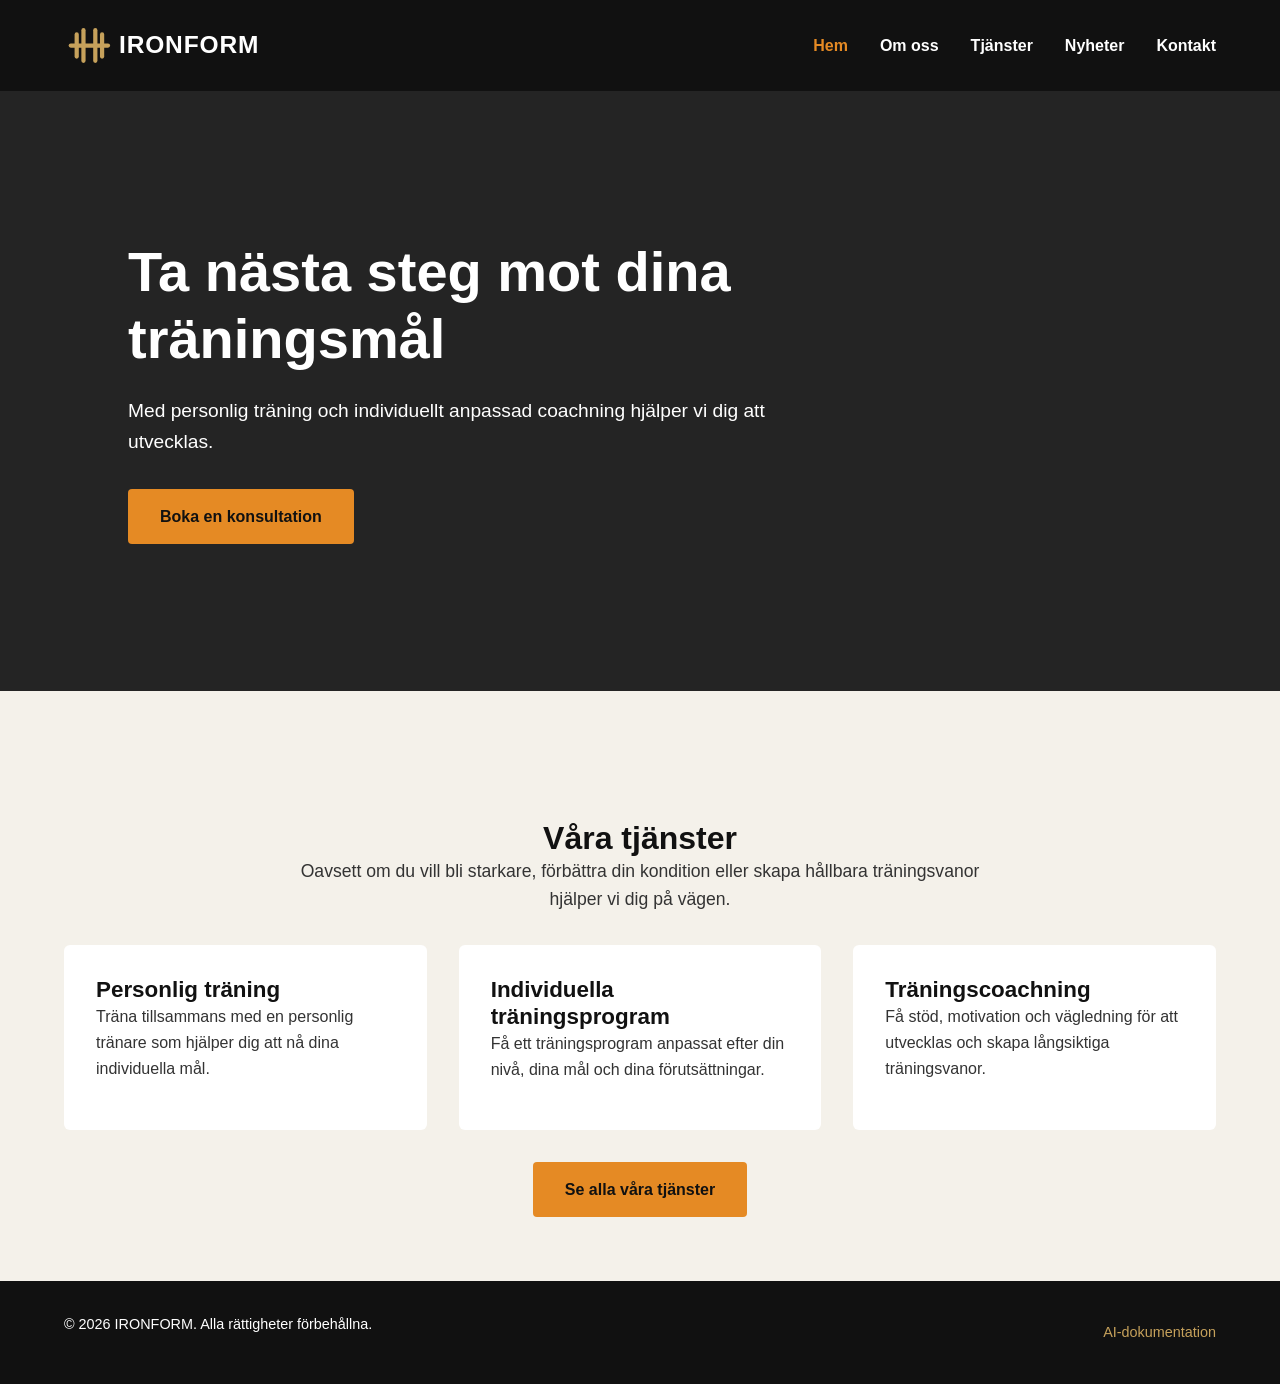
<file: index.html>
<!DOCTYPE html>
<html lang="sv">

<head>
    <meta charset="UTF-8">
    <meta name="viewport" content="width=device-width, initial-scale=1.0">

    <meta name="description"
        content="IRONFORM erbjuder personlig träning och individuell träningscoachning för dig som vill nå dina träningsmål.">

    <title>IRONFORM | Personlig träning</title>

    <link rel="icon" href="assets/icons/favicon.svg" type="image/svg+xml">
    <link rel="stylesheet" href="assets/css/style.css">

    <script src="assets/js/main.js" defer></script>
</head>

<body>

    <header class="site-header">

        <a href="index.html" class="site-logo">
            <img src="assets/icons/logo.svg" alt="IRONFORM – Startsida">
        </a>

        <nav class="main-navigation" aria-label="Huvudnavigation">

            <button class="menu-toggle" type="button" aria-expanded="false" aria-controls="primary-menu"
                aria-label="Öppna menyn">
                <span></span>
                <span></span>
                <span></span>
            </button>

            <ul id="primary-menu">
                <li><a href="index.html" aria-current="page">Hem</a></li>
                <li><a href="about.html">Om oss</a></li>
                <li><a href="services.html">Tjänster</a></li>
                <li><a href="news.html">Nyheter</a></li>
                <li><a href="contact.html">Kontakt</a></li>
            </ul>

        </nav>

    </header>

    <main>

        <section class="hero">
            <div class="hero-content">
                <h1>Ta nästa steg mot dina träningsmål</h1>

                <p>
                    Med personlig träning och individuellt anpassad
                    coachning hjälper vi dig att utvecklas.
                </p>

                <a href="contact.html" class="button">
                    Boka en konsultation
                </a>
            </div>
        </section>


        <!-- Services Overview -->
        <section class="home-services">
            <div class="page-intro">
                <h2>Våra tjänster</h2>
                <p>
                    Oavsett om du vill bli starkare, förbättra din kondition
                    eller skapa hållbara träningsvanor hjälper vi dig på vägen.
                </p>
            </div>

            <div class="services">
                <article class="service-card">
                    <h3>Personlig träning</h3>
                    <p>
                        Träna tillsammans med en personlig tränare som
                        hjälper dig att nå dina individuella mål.
                    </p>
                </article>

                <article class="service-card">
                    <h3>Individuella träningsprogram</h3>
                    <p>
                        Få ett träningsprogram anpassat efter din nivå,
                        dina mål och dina förutsättningar.
                    </p>
                </article>

                <article class="service-card">
                    <h3>Träningscoachning</h3>
                    <p>
                        Få stöd, motivation och vägledning för att
                        utvecklas och skapa långsiktiga träningsvanor.
                    </p>
                </article>
            </div>

            <div class="home-services-link">
                <a href="services.html" class="button">Se alla våra tjänster</a>
            </div>
        </section>


    </main>

    <footer class="site-footer">
        <p>&copy; 2026 IRONFORM. Alla rättigheter förbehållna.</p>
        <a href="ai-documentation.html">AI-dokumentation</a>
    </footer>

</body>

</html>
</file>
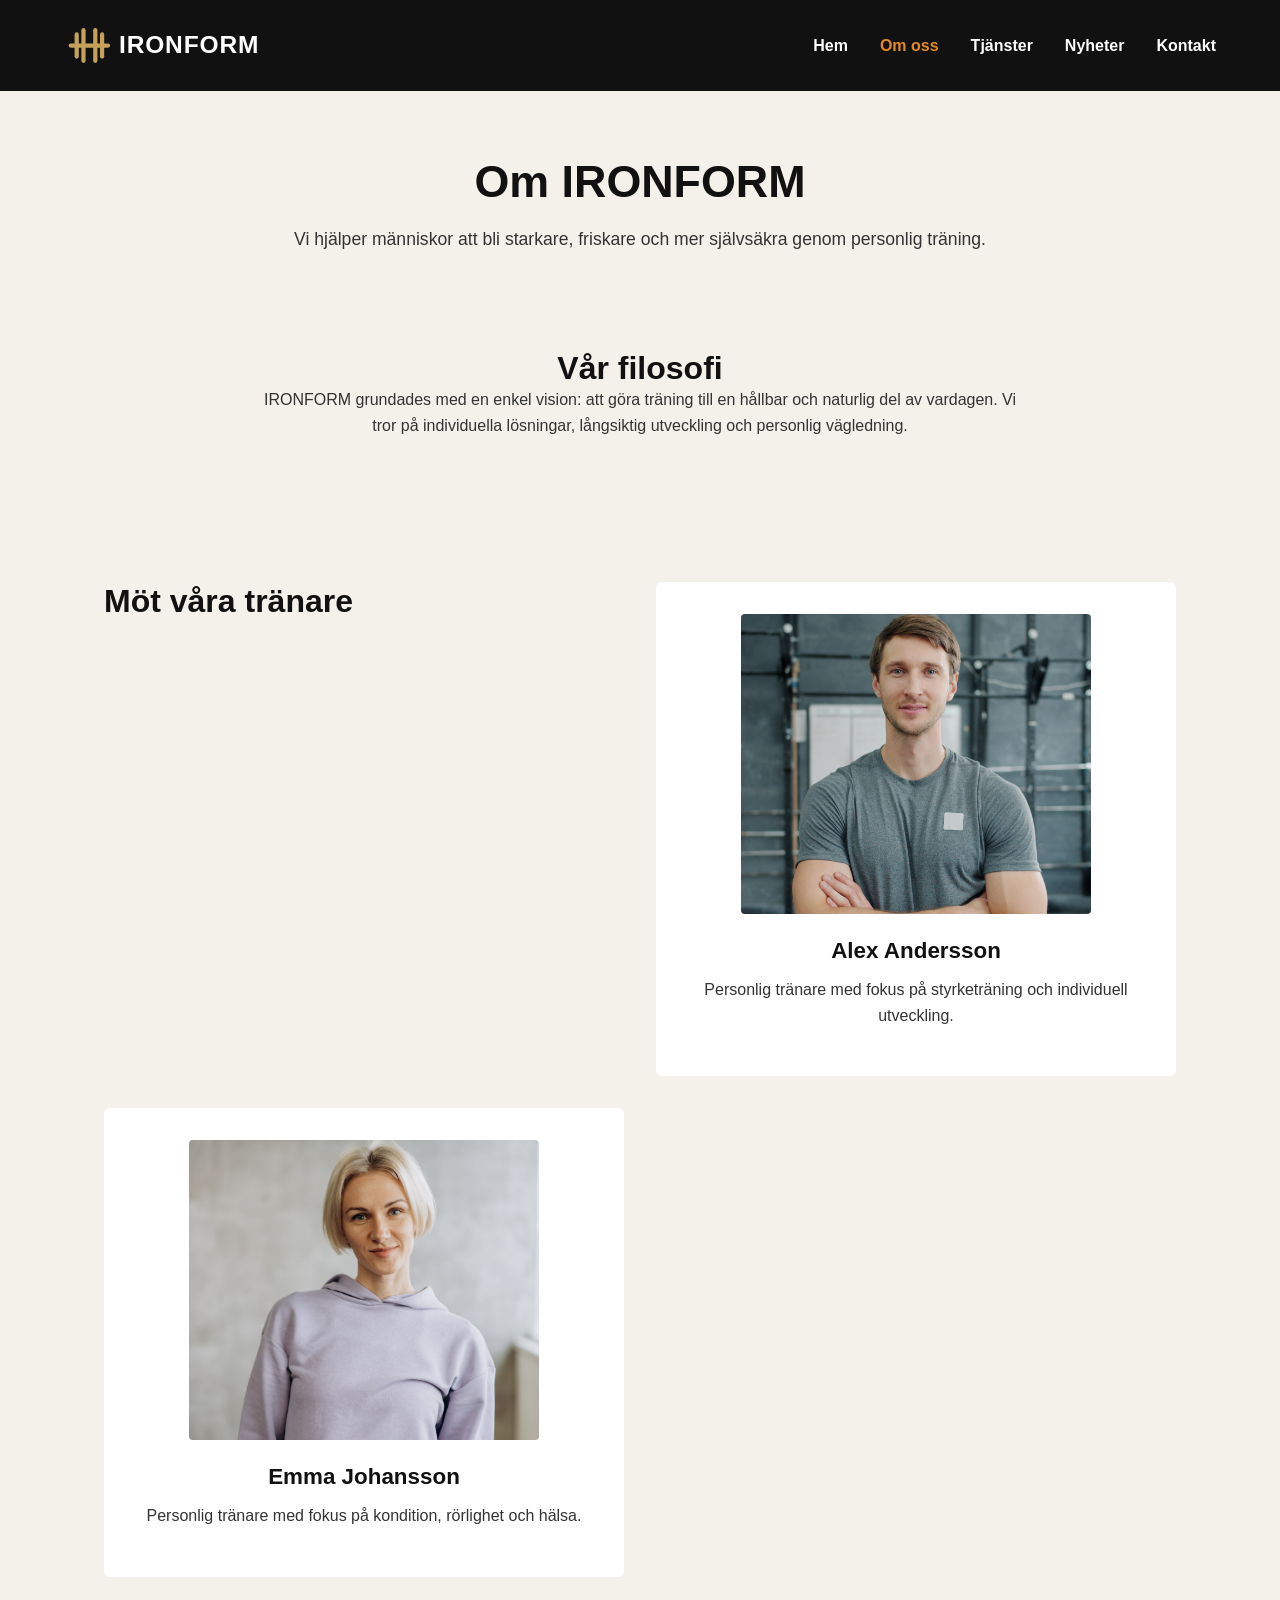
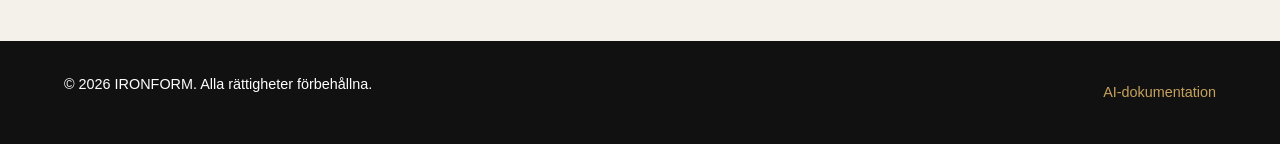
<file: about.html>
<!DOCTYPE html>
<html lang="sv">

<head>
    <meta charset="UTF-8">
    <meta name="viewport" content="width=device-width, initial-scale=1.0">
    <meta name="description" content="Lär känna IRONFORM, vårt företag och våra personliga tränare.">
    <title>Om oss | IRONFORM</title>
    <link rel="icon" href="assets/icons/favicon.svg" type="image/svg+xml">
    <link rel="stylesheet" href="assets/css/style.css">
    <script src="assets/js/main.js" defer></script>
</head>

<body>

    <!-- Header -->
    <header class="site-header">
        <a href="index.html" class="site-logo">
            <img src="assets/icons/logo.svg" alt="IRONFORM – Startsida">
        </a>

        <!-- Main Navigation -->
        <nav class="main-navigation" aria-label="Huvudnavigation">
            <button class="menu-toggle" type="button" aria-expanded="false" aria-controls="primary-menu"
                aria-label="Öppna menyn">
                <span></span>
                <span></span>
                <span></span>
            </button>

            <ul id="primary-menu">
                <li><a href="index.html">Hem</a></li>
                <li><a href="about.html" aria-current="page">Om oss</a></li>
                <li><a href="services.html">Tjänster</a></li>
                <li><a href="news.html">Nyheter</a></li>
                <li><a href="contact.html">Kontakt</a></li>
            </ul>
        </nav>
    </header>

    <!-- Main Content -->
    <main>
        <section class="page-intro">
            <h1>Om IRONFORM</h1>
            <p>Vi hjälper människor att bli starkare, friskare och mer självsäkra genom personlig träning.</p>
        </section>

        <!-- Company Presentation -->
        <section class="about-company">
            <h2>Vår filosofi</h2>
            <p>
                IRONFORM grundades med en enkel vision: att göra träning
                till en hållbar och naturlig del av vardagen.
                Vi tror på individuella lösningar, långsiktig utveckling
                och personlig vägledning.
            </p>
        </section>

        <!-- Team Presentation -->
        <section class="team">
            <h2>Möt våra tränare</h2>

            <article class="team-member">
                <img src="assets/images/trainer-alex.jpg" alt="Personlig tränare Alex Andersson">
                <h3>Alex Andersson</h3>
                <p>Personlig tränare med fokus på styrketräning och individuell utveckling.</p>
            </article>

            <article class="team-member">
                <img src="assets/images/trainer-emma.jpg" alt="Personlig tränare Emma Johansson">
                <h3>Emma Johansson</h3>
                <p>Personlig tränare med fokus på kondition, rörlighet och hälsa.</p>
            </article>
        </section>
    </main>

    <!-- Footer -->
    <footer class="site-footer">
        <p>&copy; 2026 IRONFORM. Alla rättigheter förbehållna.</p>
        <a href="ai-documentation.html">AI-dokumentation</a>
    </footer>

</body>

</html>
</file>
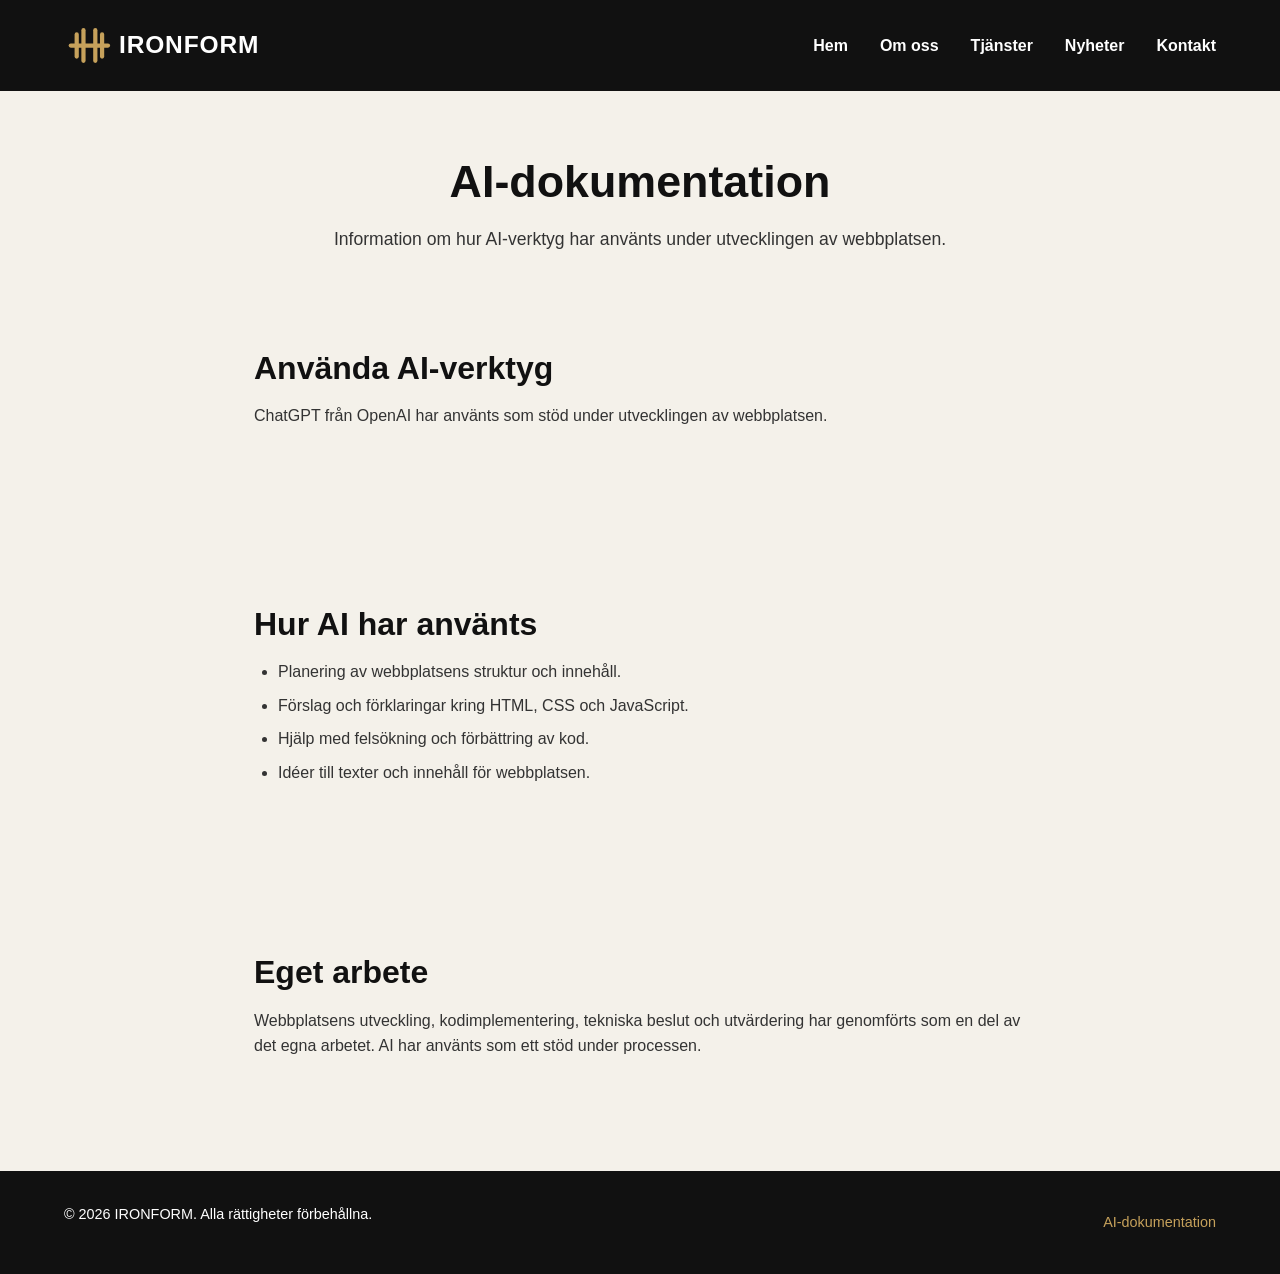
<file: ai-documentation.html>
<!DOCTYPE html>
<html lang="sv">

<head>
    <meta charset="UTF-8">
    <meta name="viewport" content="width=device-width, initial-scale=1.0">
    <meta name="description" content="Läs om hur AI-verktyg har använts under utvecklingen av IRONFORMs webbplats.">
    <title>AI-dokumentation | IRONFORM</title>
    <link rel="icon" href="assets/icons/favicon.svg" type="image/svg+xml">
    <link rel="stylesheet" href="assets/css/style.css">
    <script src="assets/js/main.js" defer></script>
</head>

<body>

    <!-- Header -->
    <header class="site-header">
        <a href="index.html" class="site-logo">
            <img src="assets/icons/logo.svg" alt="IRONFORM – Startsida">
        </a>

        <!-- Main Navigation -->
        <nav class="main-navigation" aria-label="Huvudnavigation">
            <button class="menu-toggle" type="button" aria-expanded="false" aria-controls="primary-menu"
                aria-label="Öppna menyn">
                <span></span>
                <span></span>
                <span></span>
            </button>

            <ul id="primary-menu">
                <li><a href="index.html">Hem</a></li>
                <li><a href="about.html">Om oss</a></li>
                <li><a href="services.html">Tjänster</a></li>
                <li><a href="news.html">Nyheter</a></li>
                <li><a href="contact.html">Kontakt</a></li>
            </ul>
        </nav>
    </header>

    <!-- Main Content -->
    <main>
        <section class="page-intro">
            <h1>AI-dokumentation</h1>
            <p>Information om hur AI-verktyg har använts under utvecklingen av webbplatsen.</p>
        </section>

        <!-- AI Tools -->
        <section class="ai-tools">
            <h2>Använda AI-verktyg</h2>
            <p>
                ChatGPT från OpenAI har använts som stöd under
                utvecklingen av webbplatsen.
            </p>
        </section>

        <!-- AI Usage -->
        <section class="ai-usage">
            <h2>Hur AI har använts</h2>
            <ul>
                <li>Planering av webbplatsens struktur och innehåll.</li>
                <li>Förslag och förklaringar kring HTML, CSS och JavaScript.</li>
                <li>Hjälp med felsökning och förbättring av kod.</li>
                <li>Idéer till texter och innehåll för webbplatsen.</li>
            </ul>
        </section>

        <!-- Own Contributions -->
        <section class="own-contributions">
            <h2>Eget arbete</h2>
            <p>
                Webbplatsens utveckling, kodimplementering,
                tekniska beslut och utvärdering har genomförts
                som en del av det egna arbetet. AI har använts
                som ett stöd under processen.
            </p>
        </section>
    </main>

    <!-- Footer -->
    <footer class="site-footer">
        <p>&copy; 2026 IRONFORM. Alla rättigheter förbehållna.</p>
        <a href="ai-documentation.html">AI-dokumentation</a>
    </footer>

</body>

</html>
</file>
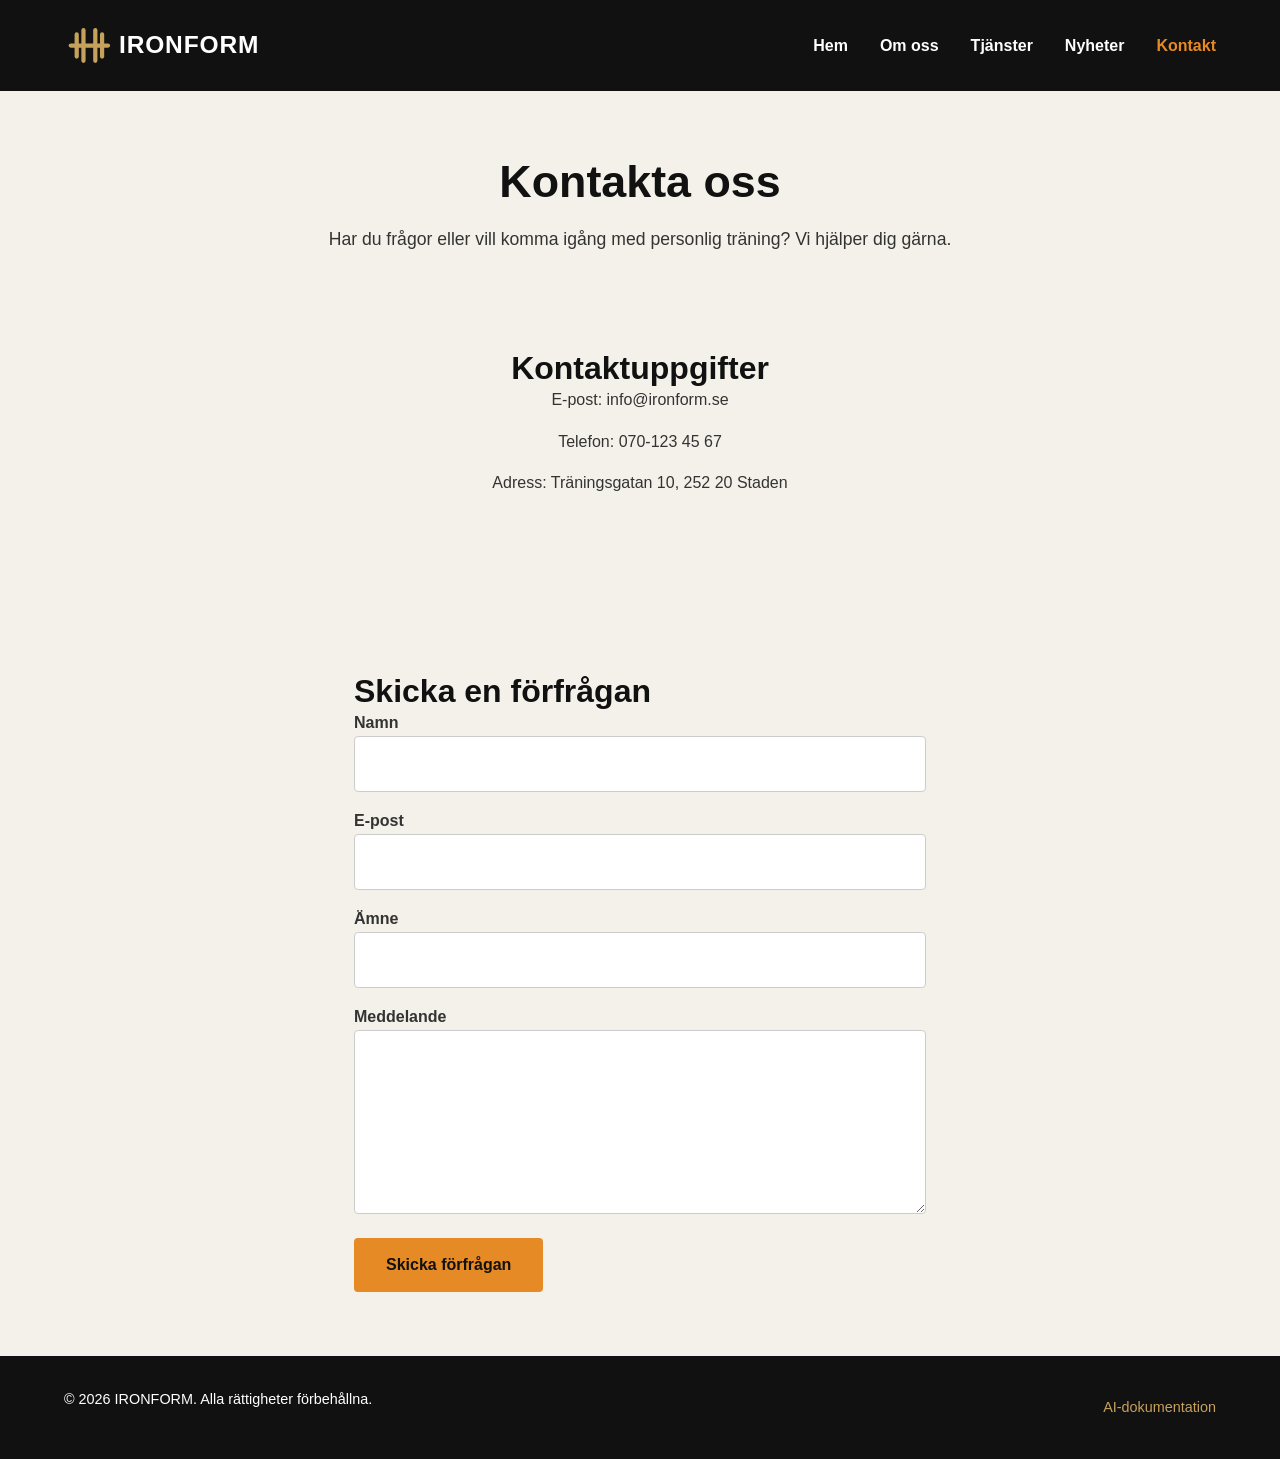
<file: contact.html>
<!DOCTYPE html>
<html lang="sv">

<head>
    <meta charset="UTF-8">
    <meta name="viewport" content="width=device-width, initial-scale=1.0">
    <meta name="description" content="Kontakta IRONFORM för frågor om personlig träning och våra tjänster.">
    <title>Kontakt | IRONFORM</title>
    <link rel="icon" href="assets/icons/favicon.svg" type="image/svg+xml">
    <link rel="stylesheet" href="assets/css/style.css">
    <script src="assets/js/main.js" defer></script>
</head>

<body>

    <!-- Header -->
    <header class="site-header">
        <a href="index.html" class="site-logo">
            <img src="assets/icons/logo.svg" alt="IRONFORM – Startsida">
        </a>

        <!-- Main Navigation -->
        <nav class="main-navigation" aria-label="Huvudnavigation">
            <button class="menu-toggle" type="button" aria-expanded="false" aria-controls="primary-menu"
                aria-label="Öppna menyn">
                <span></span>
                <span></span>
                <span></span>
            </button>

            <ul id="primary-menu">
                <li><a href="index.html">Hem</a></li>
                <li><a href="about.html">Om oss</a></li>
                <li><a href="services.html">Tjänster</a></li>
                <li><a href="news.html">Nyheter</a></li>
                <li><a href="contact.html" aria-current="page">Kontakt</a></li>
            </ul>
        </nav>
    </header>

    <!-- Main Content -->
    <main>
        <section class="page-intro">
            <h1>Kontakta oss</h1>
            <p>Har du frågor eller vill komma igång med personlig träning? Vi hjälper dig gärna.</p>
        </section>

        <!-- Contact Information -->
        <section class="contact-information">
            <h2>Kontaktuppgifter</h2>
            <p>E-post: info@ironform.se</p>
            <p>Telefon: 070-123 45 67</p>
            <p>Adress: Träningsgatan 10, 252 20 Staden</p>
        </section>

        <!-- Contact Form -->
        <section class="contact-form-section">
            <h2>Skicka en förfrågan</h2>

            <form class="contact-form" action="#" method="post">

                <div class="form-group">
                    <label for="name">Namn</label>
                    <input type="text" id="name" name="name" required>
                </div>

                <div class="form-group">
                    <label for="email">E-post</label>
                    <input type="email" id="email" name="email" required>
                </div>

                <div class="form-group">
                    <label for="subject">Ämne</label>
                    <input type="text" id="subject" name="subject" required>
                </div>

                <div class="form-group">
                    <label for="message">Meddelande</label>
                    <textarea id="message" name="message" rows="6" required></textarea>
                </div>

                <button type="submit" class="button">Skicka förfrågan</button>

            </form>
        </section>
    </main>

    <!-- Footer -->
    <footer class="site-footer">
        <p>&copy; 2026 IRONFORM. Alla rättigheter förbehållna.</p>
        <a href="ai-documentation.html">AI-dokumentation</a>
    </footer>

</body>

</html>
</file>
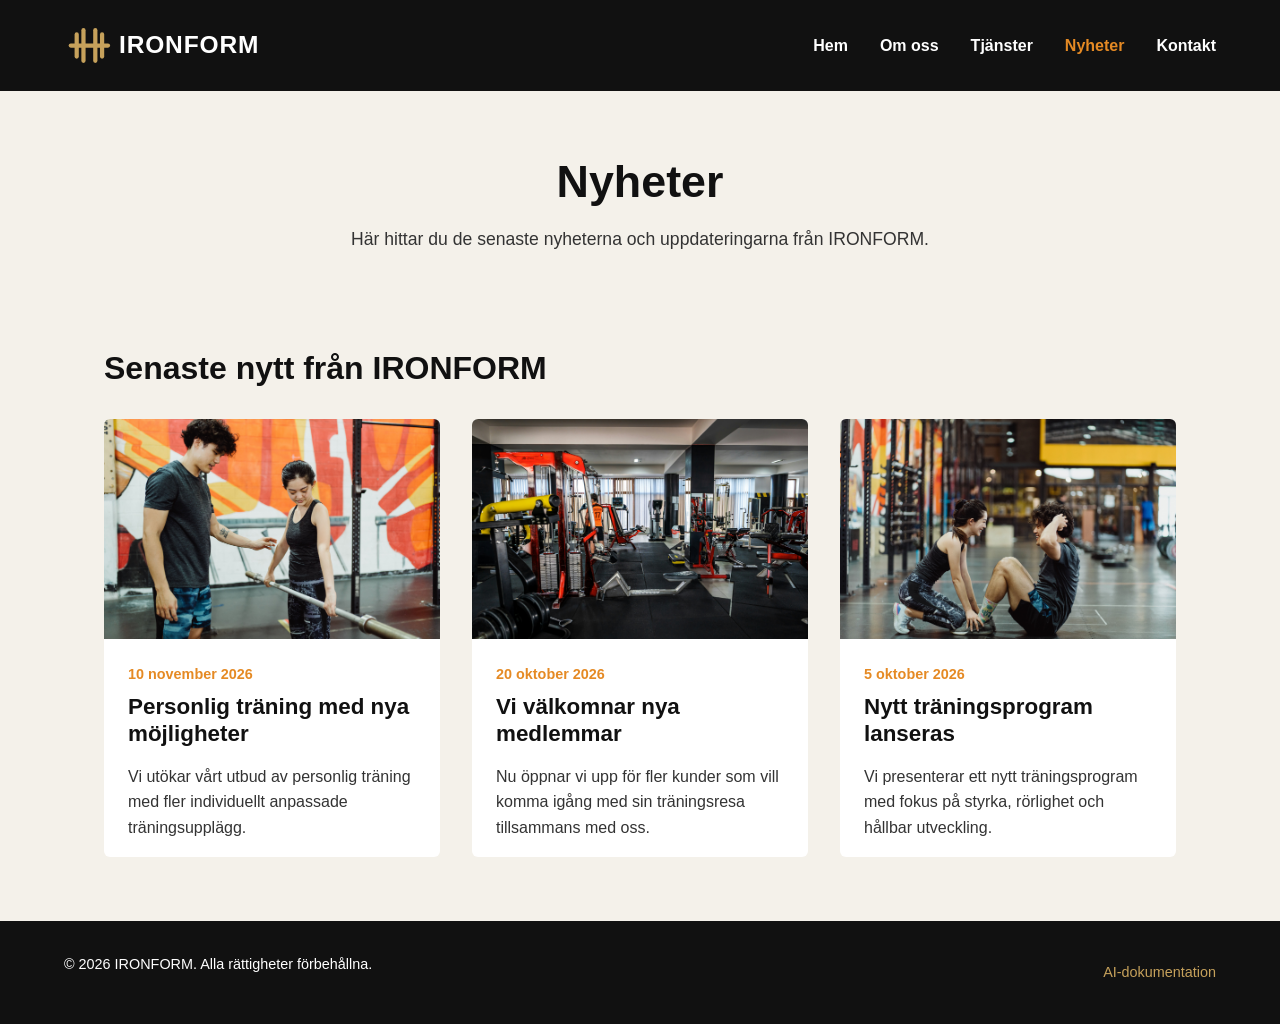
<file: news.html>
<!DOCTYPE html>
<html lang="sv">

<head>
    <meta charset="UTF-8">
    <meta name="viewport" content="width=device-width, initial-scale=1.0">
    <meta name="description" content="Läs de senaste nyheterna och uppdateringarna från IRONFORM.">
    <title>Nyheter | IRONFORM</title>
    <link rel="icon" href="assets/icons/favicon.svg" type="image/svg+xml">
    <link rel="stylesheet" href="assets/css/style.css">
    <script src="assets/js/main.js" defer></script>
</head>

<body>

    <!-- Header -->
    <header class="site-header">
        <a href="index.html" class="site-logo">
            <img src="assets/icons/logo.svg" alt="IRONFORM – Startsida">
        </a>
        <!-- Main Navigation -->
        <nav class="main-navigation" aria-label="Huvudnavigation">
            <button class="menu-toggle" type="button" aria-expanded="false" aria-controls="primary-menu"
                aria-label="Öppna menyn">
                <span></span>
                <span></span>
                <span></span>
            </button>

            <ul id="primary-menu">
                <li><a href="index.html">Hem</a></li>
                <li><a href="about.html">Om oss</a></li>
                <li><a href="services.html">Tjänster</a></li>
                <li><a href="news.html" aria-current="page">Nyheter</a></li>
                <li><a href="contact.html">Kontakt</a></li>
            </ul>
        </nav>
    </header>

    <!-- Main Content -->
    <main>
        <section class="page-intro">
            <h1>Nyheter</h1>
            <p>Här hittar du de senaste nyheterna och uppdateringarna från IRONFORM.</p>
        </section>

        <!-- News Articles -->
        <section class="news-list">
            <h2 class="news-list-heading">Senaste nytt från IRONFORM</h2>
            <article class="news-card">
                <img src="assets/images/news-training.jpg"
                    alt="Personlig tränare som hjälper en kund med styrketräning">
                <div class="news-content">
                    <time datetime="2026-11-10">10 november 2026</time>
                    <h2>Personlig träning med nya möjligheter</h2>
                    <p>
                        Vi utökar vårt utbud av personlig träning
                        med fler individuellt anpassade träningsupplägg.
                    </p>
                </div>
            </article>

            <article class="news-card">
                <img src="assets/images/news-gym.jpg" alt="Modernt gym med träningsutrustning">
                <div class="news-content">
                    <time datetime="2026-10-20">20 oktober 2026</time>
                    <h2>Vi välkomnar nya medlemmar</h2>
                    <p>
                        Nu öppnar vi upp för fler kunder som vill
                        komma igång med sin träningsresa tillsammans med oss.
                    </p>
                </div>
            </article>

            <article class="news-card">
                <img src="assets/images/news-coaching.jpg" alt="Personlig tränare som coachar en kund">
                <div class="news-content">
                    <time datetime="2026-10-05">5 oktober 2026</time>
                    <h2>Nytt träningsprogram lanseras</h2>
                    <p>
                        Vi presenterar ett nytt träningsprogram
                        med fokus på styrka, rörlighet och hållbar utveckling.
                    </p>
                </div>
            </article>

        </section>
    </main>

    <!-- Footer -->
    <footer class="site-footer">
        <p>&copy; 2026 IRONFORM. Alla rättigheter förbehållna.</p>
        <a href="ai-documentation.html">AI-dokumentation</a>
    </footer>

</body>

</html>
</file>
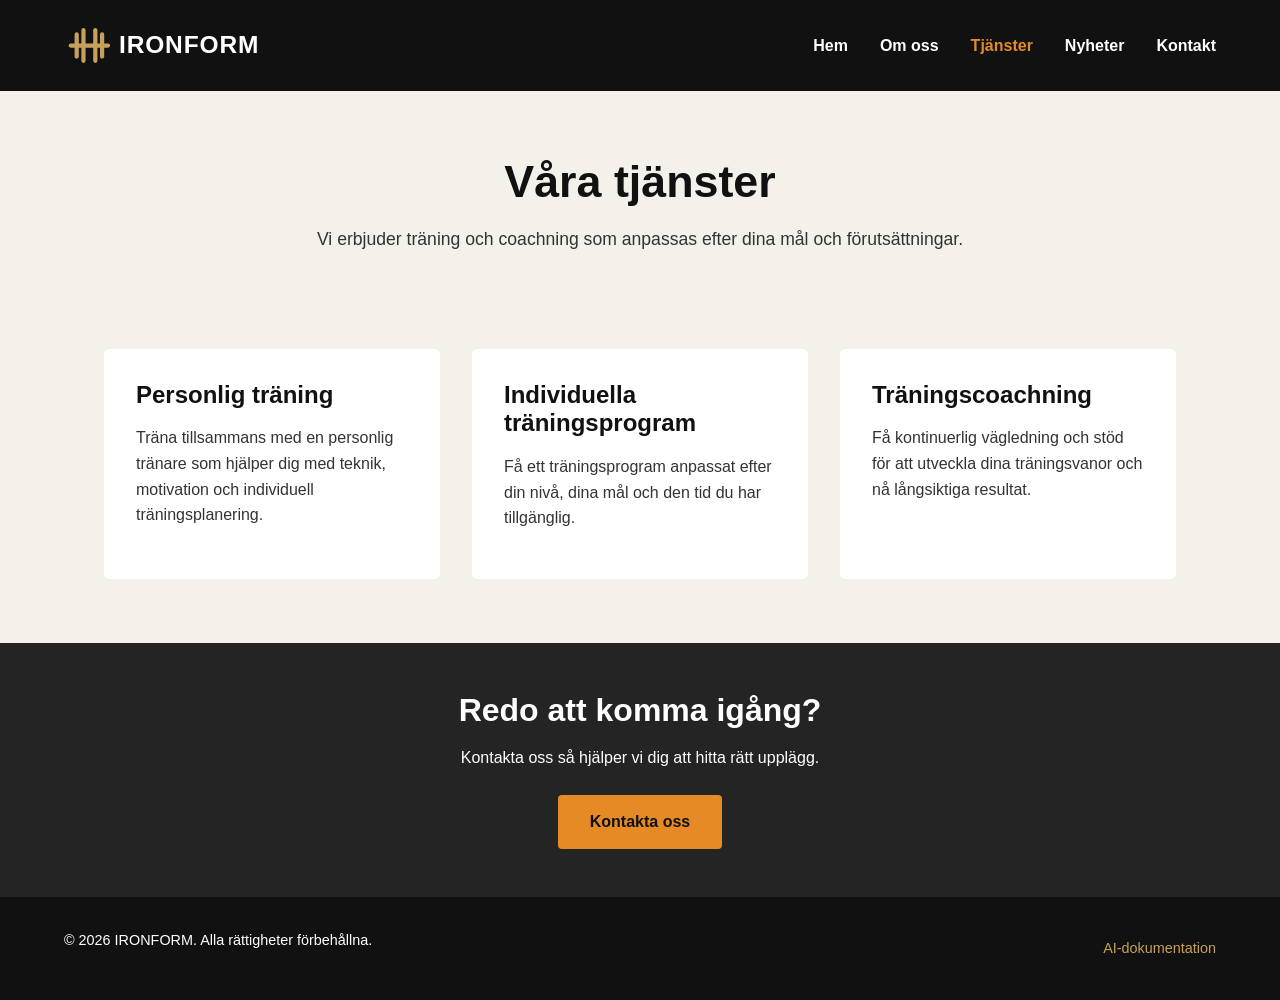
<file: services.html>
<!DOCTYPE html>
<html lang="sv">

<head>
    <meta charset="UTF-8">
    <meta name="viewport" content="width=device-width, initial-scale=1.0">
    <meta name="description"
        content="Upptäck IRONFORMs tjänster inom personlig träning, träningsprogram och coachning.">
    <title>Tjänster | IRONFORM</title>
    <link rel="icon" href="assets/icons/favicon.svg" type="image/svg+xml">
    <link rel="stylesheet" href="assets/css/style.css">
    <script src="assets/js/main.js" defer></script>
</head>

<body>

    <!-- Header -->
    <header class="site-header">
        <a href="index.html" class="site-logo">
            <img src="assets/icons/logo.svg" alt="IRONFORM – Startsida">
        </a>

        <!-- Main Navigation -->
        <nav class="main-navigation" aria-label="Huvudnavigation">
            <button class="menu-toggle" type="button" aria-expanded="false" aria-controls="primary-menu"
                aria-label="Öppna menyn">
                <span></span>
                <span></span>
                <span></span>
            </button>

            <ul id="primary-menu">
                <li><a href="index.html">Hem</a></li>
                <li><a href="about.html">Om oss</a></li>
                <li><a href="services.html" aria-current="page">Tjänster</a></li>
                <li><a href="news.html">Nyheter</a></li>
                <li><a href="contact.html">Kontakt</a></li>
            </ul>
        </nav>
    </header>

    <!-- Main Content -->
    <main>
        <section class="page-intro">
            <h1>Våra tjänster</h1>
            <p>Vi erbjuder träning och coachning som anpassas efter dina mål och förutsättningar.</p>
        </section>

        <!-- Services -->
        <section class="services">
            <h2 class="visually-hidden">Tjänster som erbjuds</h2>
            <article class="service-card">
                <h2>Personlig träning</h2>
                <p>
                    Träna tillsammans med en personlig tränare som
                    hjälper dig med teknik, motivation och individuell
                    träningsplanering.
                </p>
            </article>

            <article class="service-card">
                <h2>Individuella träningsprogram</h2>
                <p>
                    Få ett träningsprogram anpassat efter din nivå,
                    dina mål och den tid du har tillgänglig.
                </p>
            </article>

            <article class="service-card">
                <h2>Träningscoachning</h2>
                <p>
                    Få kontinuerlig vägledning och stöd för att
                    utveckla dina träningsvanor och nå långsiktiga resultat.
                </p>
            </article>
        </section>

        <!-- Call to Action -->
        <section class="services-cta">
            <h2>Redo att komma igång?</h2>
            <p>Kontakta oss så hjälper vi dig att hitta rätt upplägg.</p>
            <a href="contact.html" class="button">Kontakta oss</a>
        </section>
    </main>

    <!-- Footer -->
    <footer class="site-footer">
        <p>&copy; 2026 IRONFORM. Alla rättigheter förbehållna.</p>
        <a href="ai-documentation.html">AI-dokumentation</a>
    </footer>

</body>

</html>
</file>
<file: assets/css/style.css>
/* ========================================
   1. CSS RESET
======================================== */

*,
*::before,
*::after {
    box-sizing: border-box;
}

* {
    margin: 0;
    padding: 0;
}

html {
    scroll-behavior: smooth;
}

/* ========================================
   2. CSS VARIABLES
======================================== */

:root {
    /* Colors */
    --color-primary: #111111;
    --color-secondary: #242424;
    --color-accent: #E58A24;
    --color-gold: #C6A15B;
    --color-background: #F4F1EA;
    --color-text: #333333;
    --color-white: #FFFFFF;

    /* Typography */
    --font-primary: Arial, Helvetica, sans-serif;

    /* Layout */
    --container-width: 1200px;

    /* Spacing */
    --spacing-small: 1rem;
    --spacing-medium: 2rem;
    --spacing-large: 4rem;
}

/* ========================================
   3. GLOBAL STYLES
======================================== */

body {
    display: flex;
    flex-direction: column;
    min-height: 100vh;
    font-family: var(--font-primary);
    background-color: var(--color-background);
    color: var(--color-text);
    line-height: 1.6;
}

main {
    flex:1;
}

a {
    color: inherit;
    text-decoration: none;
}

img {
    display: block;
    max-width: 100%;
    height: auto;
}

button,
input,
textarea {
    font: inherit;
}


/* ========================================
   4. HEADER & NAVIGATION
======================================== */

.site-header {
    display: flex;
    align-items: center;
    justify-content: space-between;
    padding: 1.25rem 5%;
    background-color: var(--color-primary);
}

/* Logo */

.site-logo {
    display: inline-block;
}

.site-logo img {
    display: block;
    width: 220px;
    height: auto;
}

/* Navigation */

.main-navigation ul {
    display: flex;
    align-items: center;
    gap: 2rem;
    list-style: none;
}

.main-navigation a {
    color: var(--color-white);
    font-weight: 600;
    transition: color 0.2s ease;
}

.main-navigation a:hover,
.main-navigation a[aria-current="page"] {
    color: var(--color-accent);
}

/* Mobile Menu Button */

.menu-toggle {
    display: none;
    background: none;
    border: none;
    cursor: pointer;
}

.menu-toggle span {
    display: block;
    width: 25px;
    height: 2px;
    margin: 5px 0;
    background-color: var(--color-gold);
}


/* ========================================
   5. FOOTER
======================================== */

.site-footer {
    display: flex;
    align-items: center;
    justify-content: space-between;
    gap: 1rem;
    padding: 2rem 5%;
    background-color: var(--color-primary);
    color: var(--color-white);
    font-size: 0.9rem;
}

.site-footer a {
    color: var(--color-gold);
    transition: color 0.2s ease;
}

.site-footer a:hover {
    color: var(--color-accent);
}


/* ========================================
   6. TYPOGRAPHY
======================================== */

h1,
h2,
h3 {
    color: var(--color-primary);
    line-height: 1.2;
}

h1 {
    font-size: 2.8rem;
}

h2 {
    font-size: 2rem;
}

h3 {
    font-size: 1.4rem;
}

p {
    margin-bottom: 1rem;
}

/* ========================================
   7. SHARED LAYOUT
======================================== */

main {
    min-height: 70vh;
}

section {
    padding: var(--spacing-large) 5%;
}

/* Shared content width */

.page-intro,
.about-company,
.team,
.services,
.news-list,
.contact-information,
.contact-form-section,
.ai-tools,
.ai-usage,
.own-contributions {
    max-width: var(--container-width);
    margin-left: auto;
    margin-right: auto;
}


/* ========================================
   8. PAGE INTRO
======================================== */

.page-intro {
    padding: 4rem 5% 2rem;
    text-align: center;
}

.page-intro h1 {
    margin-bottom: 1rem;
}

.page-intro p {
    max-width: 700px;
    margin: 0 auto;
    font-size: 1.1rem;
}


/* ========================================
   9. HERO SECTION
======================================== */

.hero {
    display: flex;
    align-items: center;
    min-height: 600px;
    padding: 5rem 10%;
    background-color: var(--color-secondary);
    color: var(--color-white);
}

.hero-content {
    max-width: 650px;
}

.hero h1 {
    margin-bottom: 1.5rem;
    color: var(--color-white);
    font-size: 3.5rem;
}

.hero p {
    margin-bottom: 2rem;
    font-size: 1.2rem;
}

/* Home services link */

.home-services-link {
    margin-top: 2rem;
    text-align: center;
}


/* ========================================
   10. BUTTONS
======================================== */

.button {
    display: inline-block;
    padding: 0.9rem 2rem;
    background-color: var(--color-accent);
    color: var(--color-primary);
    font-weight: 700;
    border-radius: 4px;
    transition: background-color 0.2s ease;
}

.button:hover {
    background-color: var(--color-gold);
}


/* ========================================
   11. ABOUT PAGE
======================================== */

/* Company description */

.about-company {
    max-width: 900px;
    text-align: center;
}

/* Team members */

.team {
    display: grid;
    grid-template-columns: repeat(2, 1fr);
    gap: 2rem;
}

.team-member {
    padding: 2rem;
    background-color: var(--color-white);
    text-align: center;
    border-radius: 6px;
}

.team-member img {
    width: 100%;
    max-width: 350px;
    height: 300px;
    margin: 0 auto 1.5rem;
    object-fit: cover;
    border-radius: 4px;
}

.team-member h3 {
    margin-bottom: 0.75rem;
}


/* ========================================
   12. SERVICES PAGE
======================================== */

.services {
    display: grid;
    grid-template-columns: repeat(3, 1fr);
    gap: 2rem;
}

.service-card {
    padding: 2rem;
    background-color: var(--color-white);
    border-radius: 6px;
}

.service-card h2 {
    margin-bottom: 1rem;
    font-size: 1.5rem;
}

/* Call to action */

.services-cta {
    padding: 3rem 5%;
    background-color: var(--color-secondary);
    color: var(--color-white);
    text-align: center;
}

.services-cta h2 {
    margin-bottom: 1rem;
    color: var(--color-white);
}

.services-cta p {
    margin-bottom: 1.5rem;
}

/* Visually hidden heading for accessible sections */
.visually-hidden {
    position: absolute;
    width: 1px;
    height: 1px;
    padding: 0;
    margin: -1px;
    overflow: hidden;
    clip-path: inset(50%);
    white-space: nowrap;
    border: 0;
}


/* ========================================
   13. NEWS PAGE
======================================== */

.news-list {
    display: grid;
    grid-template-columns: repeat(3, 1fr);
    gap: 2rem;
}

/* News section heading */

.news-list-heading {
    grid-column: 1 / -1;
    margin-bottom: 0;
}

.news-card {
    overflow: hidden;
    background-color: var(--color-white);
    border-radius: 6px;
}

.news-card img {
    width: 100%;
    height: 220px;
    object-fit: cover;
}

.news-card time {
    display: block;
    margin: 1.5rem 1.5rem 0.5rem;
    color: var(--color-accent);
    font-size: 0.9rem;
    font-weight: 700;
}

.news-card h2,
.news-card p {
    margin-right: 1.5rem;
    margin-left: 1.5rem;
}

.news-card h2 {
    margin-bottom: 1rem;
    font-size: 1.4rem;
}


/* ========================================
   14. CONTACT PAGE
======================================== */

.contact-information {
    max-width: 800px;
    margin-bottom: 2rem;
    text-align: center;
}

/* Contact form */

.contact-form-section {
    max-width: 700px;
}

.contact-form {
    display: flex;
    flex-direction: column;
    gap: 1rem;
}

.contact-form label {
    font-weight: 700;
}

.contact-form input,
.contact-form textarea {
    width: 100%;
    padding: 0.9rem;
    border: 1px solid #CCCCCC;
    border-radius: 4px;
    background-color: var(--color-white);
}

.contact-form textarea {
    min-height: 180px;
    resize: vertical;
}

.contact-form input:focus,
.contact-form textarea:focus {
    outline: 2px solid var(--color-accent);
    outline-offset: 2px;
}

.contact-form button {
    align-self: flex-start;
    padding: 0.9rem 2rem;
    border: none;
    border-radius: 4px;
    background-color: var(--color-accent);
    color: var(--color-primary);
    font-weight: 700;
    cursor: pointer;
    transition: background-color 0.2s ease;
}

.contact-form button:hover {
    background-color: var(--color-gold);
}


/* ========================================
   15. AI DOCUMENTATION PAGE
======================================== */

.ai-tools,
.ai-usage,
.own-contributions {
    max-width: 900px;
    margin-bottom: 2rem;
}

.ai-tools h2,
.ai-usage h2,
.own-contributions h2 {
    margin-bottom: 1rem;
}

.ai-tools ul,
.ai-usage ul {
    padding-left: 1.5rem;
}

.ai-tools li,
.ai-usage li {
    margin-bottom: 0.5rem;
}


/* ========================================
   16. RESPONSIVE DESIGN - TABLET
======================================== */

@media (max-width: 900px) {

    /* Services and news */

    .services,
    .news-list {
        grid-template-columns: repeat(2, 1fr);
    }

    /* Hero */

    .hero h1 {
        font-size: 2.8rem;
    }

}


/* ========================================
   17. RESPONSIVE DESIGN - MOBILE
======================================== */

@media (max-width: 900px) {

    /* Header */

    .site-header {
        position: relative;
        flex-wrap: wrap;
    }

    .menu-toggle {
        display: block;
    }

    .main-navigation ul {
        display: none;
        position: absolute;
        top: 100%;
        left: 0;
        right: 0;
        z-index: 10;
        flex-direction: column;
        align-items: stretch;
        gap: 0;
        padding: 1rem 5%;
        background-color: var(--color-primary);
    }

    .main-navigation ul.is-open {
        display: flex;
    }

    .main-navigation li {
        padding: 0.75rem 0;
    }

    /* Layout */

    section {
        padding: 3rem 5%;
    }

    .services,
    .news-list,
    .team {
        grid-template-columns: 1fr;
    }

    /* Hero */

    .hero {
        min-height: 450px;
        padding: 3rem 5%;
    }

    .hero h1 {
        font-size: 2.2rem;
    }

    /* Page introduction */

    .page-intro h1 {
        font-size: 2.2rem;
    }

    /* Footer */

    .site-footer {
        flex-direction: column;
        text-align: center;
    }

}
</file>
